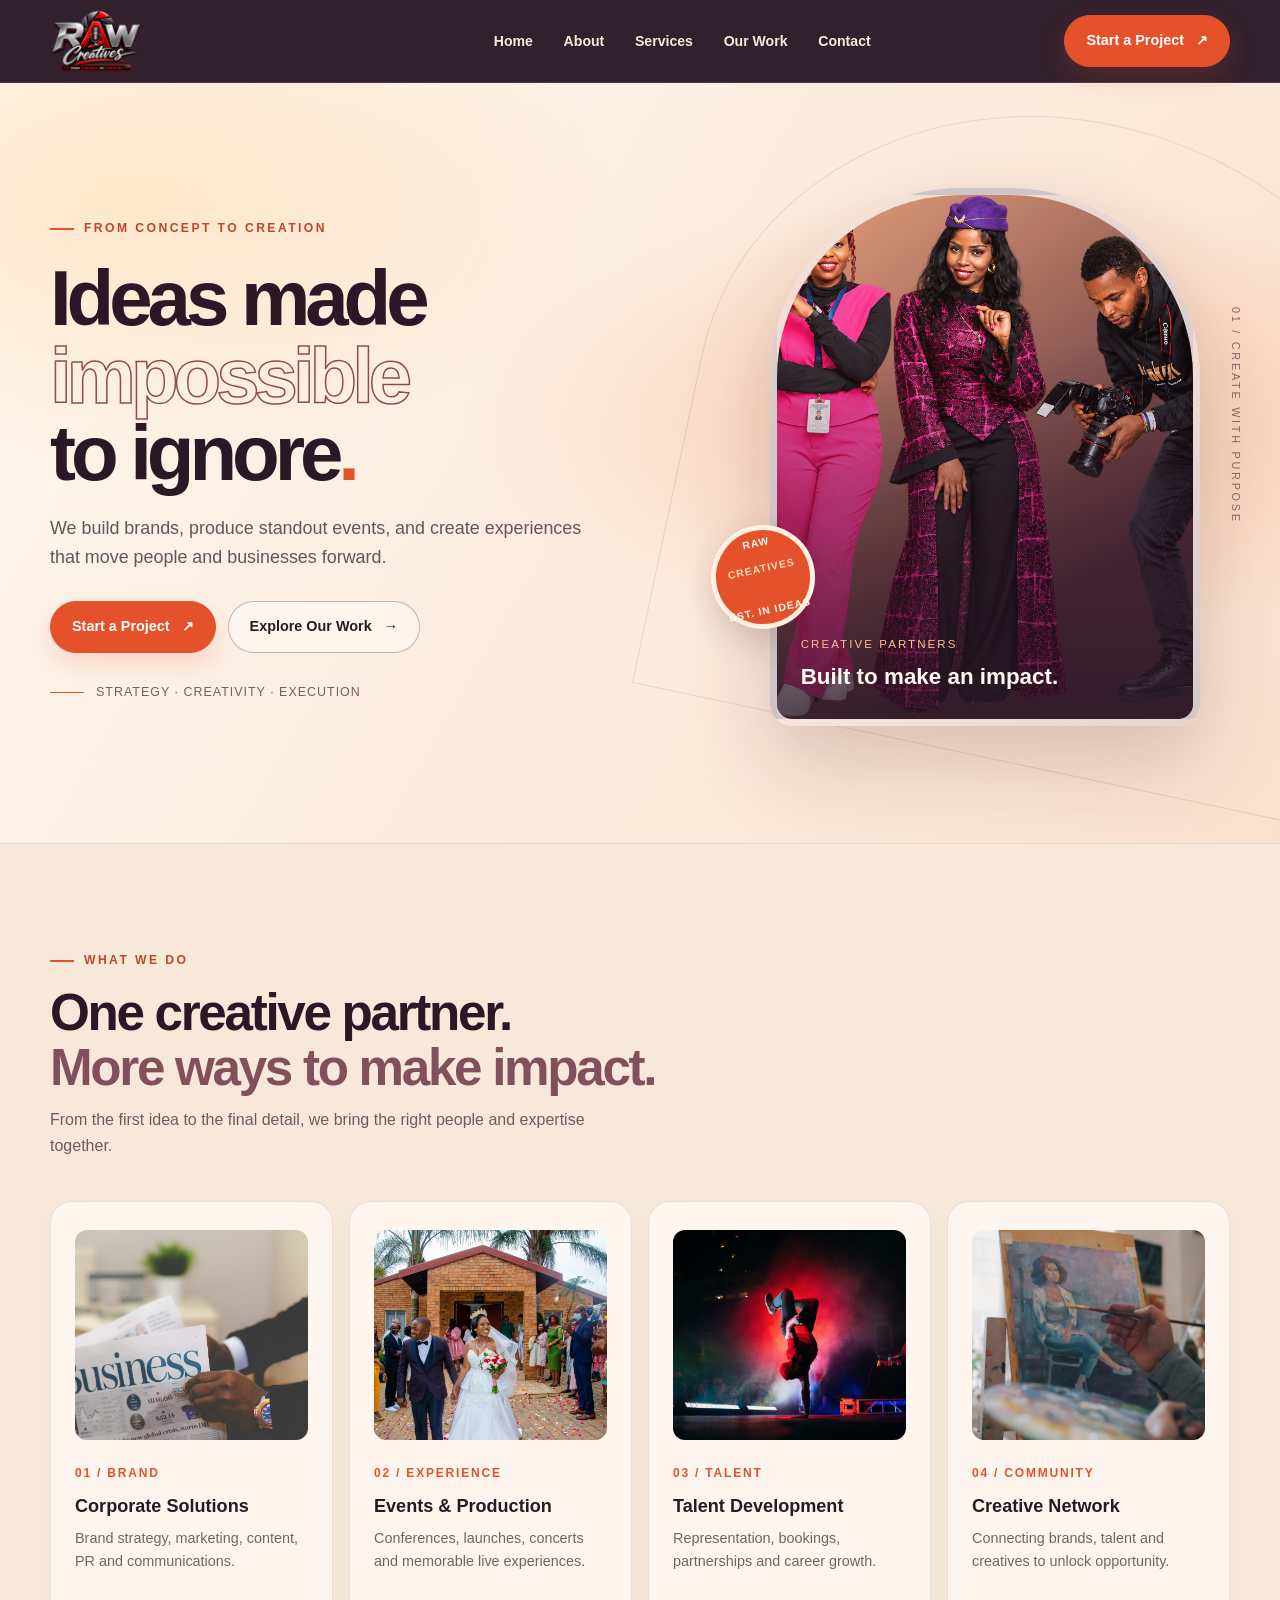
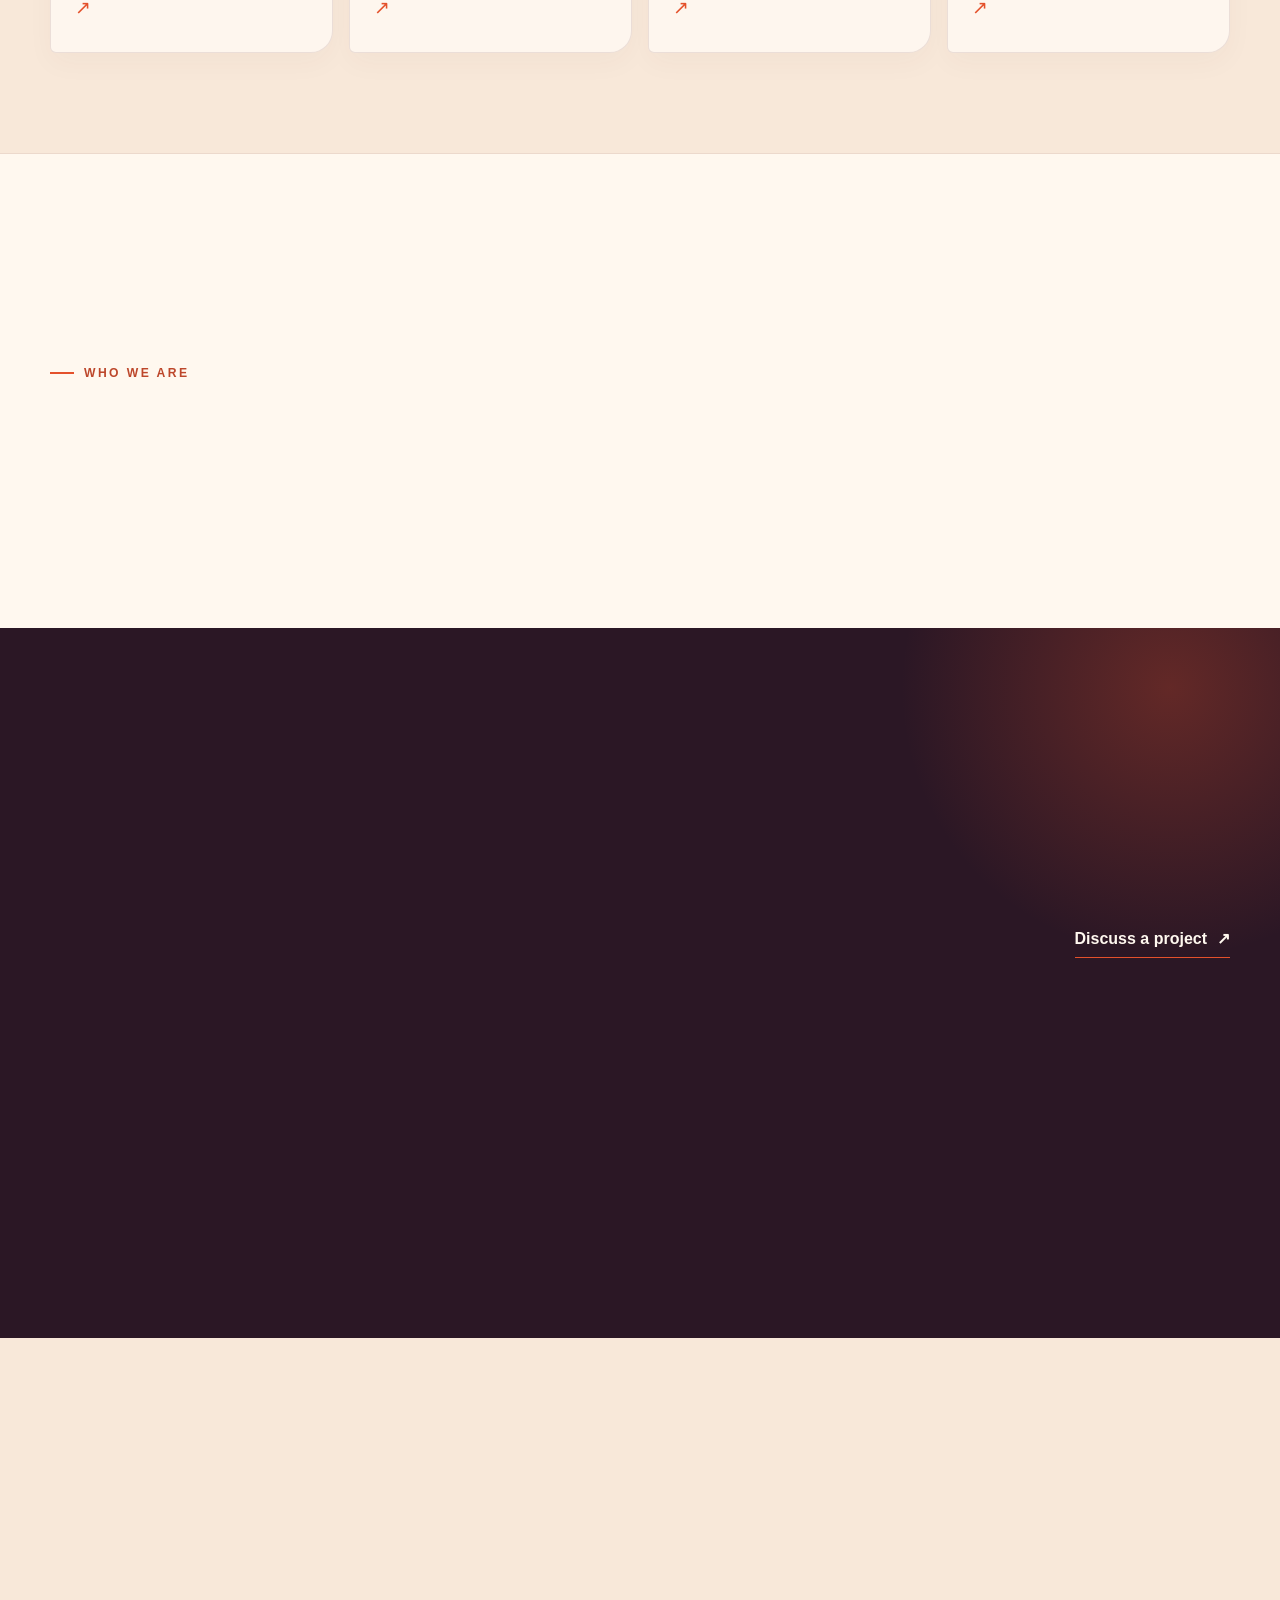
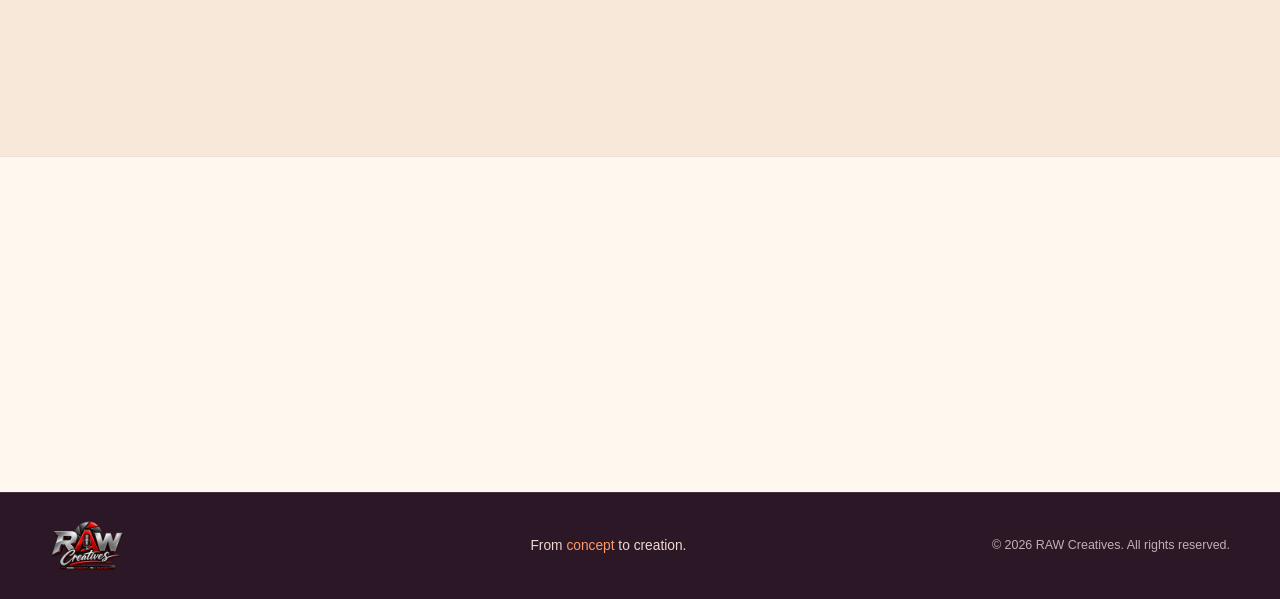
<file: index.html>
<!DOCTYPE html>
<html lang="en">
<head>
  <meta charset="UTF-8">
  <meta name="viewport" content="width=device-width, initial-scale=1">
  <meta name="theme-color" content="#2b1725">
  <meta name="description" content="RAW Creatives turns bold ideas into brands, campaigns, events and creative experiences. From concept to creation.">
  <title>RAW Creatives — From Concept to Creation</title>
  <style>
    :root {
      --bg: #fff8ef;
      --surface: #fff1e2;
      --surface-2: #f5dfcf;
      --text: #0f0b0e;
      --muted: #383233;
      --red: #e4512b;
      --silver: #704c59;
      --line: rgba(43,23,37,.14);
      --max: 1180px;
      --radius: 18px;
    }
    *, *::before, *::after { box-sizing: border-box; }
    html { scroll-behavior: smooth; scroll-padding-top: 90px; }
    body {
      margin: 0; background: var(--bg); color: var(--text);
      font-family: Inter, "Segoe UI", Roboto, Arial, sans-serif;
      line-height: 1.6; overflow-x: hidden;
    }
    img { display: block; max-width: 100%; }
    a { color: inherit; text-decoration: none; }
    button, a { -webkit-tap-highlight-color: transparent; }
    button { font: inherit; }
    .container { width: min(var(--max), calc(100% - 48px)); margin-inline: auto; }
    .eyebrow {
      display: inline-flex; align-items: center; gap: 10px;
      color: var(--red); font-size: .76rem; font-weight: 800;
      letter-spacing: .2em; text-transform: uppercase;
    }
    .eyebrow::before { content: ""; width: 24px; height: 2px; background: var(--red); }
    .section { padding: 100px 0; }
    .section-heading { max-width: 660px; margin-bottom: 42px; }
    .section-heading h2 {
      margin: 14px 0 12px; font-size: clamp(2rem, 4vw, 3.25rem);
      line-height: 1.08; letter-spacing: -.045em;
    }
    .section-heading p { margin: 0; color: var(--muted); max-width: 560px; }
    .accent { color: var(--red); }
    .silver { color: var(--silver); }
    .btn {
      min-height: 48px; display: inline-flex; align-items: center; justify-content: center;
      gap: 12px; padding: 13px 21px; border: 1px solid var(--red);
      border-radius: 6px; background: var(--red); color: white;
      font-weight: 750; font-size: .9rem; transition: transform .2s ease, background .2s ease, border-color .2s ease;
    }
    .btn:hover { transform: translateY(-2px); background: #c9161d; border-color: #c9161d; }
    .btn-secondary { background: transparent; border-color: rgba(255,255,255,.36); }
    .btn-secondary:hover { background: white; border-color: white; color: #080808; }
    .btn:focus-visible, a:focus-visible, button:focus-visible {
      outline: 3px solid #ff8589; outline-offset: 4px;
    }

    /* Header */
    .site-header {
      position: sticky; top: 0; z-index: 1000; background: rgba(8,8,8,.9);
      backdrop-filter: blur(16px); border-bottom: 1px solid var(--line);
    }
    .nav-wrap { min-height: 82px; display: flex; align-items: center; justify-content: space-between; gap: 28px; }
    .brand { display: inline-flex; align-items: center; flex: 0 1 250px; min-width: 0; }
    .brand img { width: 100%; max-width: 245px; max-height: 62px; object-fit: contain; object-position: left center; }
    .nav-links { display: flex; align-items: center; gap: clamp(18px, 2.4vw, 34px); list-style: none; padding: 0; margin: 0; }
    .nav-links a { color: #dedede; font-size: .88rem; font-weight: 600; transition: color .2s ease; }
    .nav-links a:hover, .nav-links a[aria-current="page"] { color: var(--red); }
    .nav-cta { white-space: nowrap; }
    .menu-toggle {
      display: none; width: 44px; height: 44px; border: 1px solid var(--line);
      border-radius: 8px; background: var(--surface); color: white; cursor: pointer;
    }
    .menu-toggle span { display: block; width: 19px; height: 2px; background: white; margin: 5px auto; }

    /* Hero */
    .hero { position: relative; isolation: isolate; min-height: min(760px, calc(100svh - 82px)); display: flex; align-items: center; padding: 76px 0 88px; }
    .hero::before {
      content: ""; position: absolute; inset: 0; z-index: -2;
      background: radial-gradient(ellipse at 78% 46%, rgba(237,28,36,.14), transparent 35%),
                  linear-gradient(110deg, #080808 10%, rgba(8,8,8,.94) 48%, rgba(8,8,8,.72));
    }
    .hero::after {
      content: ""; position: absolute; z-index: -1; right: -12%; top: 5%;
      width: 54vw; height: 85%; border: 1px solid rgba(255,255,255,.06);
      transform: skewX(-16deg); pointer-events: none;
    }
    .hero-grid { display: grid; grid-template-columns: minmax(0, 1.1fr) minmax(280px, .9fr); align-items: center; gap: clamp(36px, 7vw, 90px); }
    .hero-copy { max-width: 670px; }
    .hero h1 { margin: 22px 0; font-size: clamp(2.8rem, 6.1vw, 5.6rem); line-height: .99; letter-spacing: -.065em; font-weight: 850; }
    .hero h1 .line { display: block; }
    .hero h1 .outline-text { color: transparent; -webkit-text-stroke: 1px #e5e5e5; }
    .hero-copy > p { max-width: 540px; margin: 0 0 30px; color: #c2c2c2; font-size: clamp(1rem, 1.5vw, 1.12rem); }
    .hero-actions { display: flex; flex-wrap: wrap; gap: 12px; }
    .hero-note { margin-top: 30px; display: flex; align-items: center; gap: 12px; color: #9a9a9a; font-size: .78rem; letter-spacing: .08em; text-transform: uppercase; }
    .hero-note::before { content: ""; width: 34px; height: 1px; background: var(--red); }
    .hero-visual { position: relative; min-height: 390px; display: grid; place-items: center; }
    .visual-frame {
      position: relative; width: min(100%, 430px); aspect-ratio: 4 / 5;
      border: 1px solid rgba(255,255,255,.16); border-radius: 160px 160px 14px 14px;
      overflow: hidden; background: linear-gradient(145deg, #292929, #111 55%, #24080a);
      box-shadow: 0 35px 90px rgba(0,0,0,.5);
    }
    .visual-frame::after { content: ""; position: absolute; inset: 0; background: linear-gradient(180deg, transparent 35%, rgba(0,0,0,.8)); pointer-events: none; }
    .visual-frame img { width: 100%; height: 100%; object-fit: cover; opacity: .9; }
    .visual-placeholder { position: absolute; inset: 0; display: grid; place-items: center; padding: 32px; text-align: center; color: #aaa; }
    .visual-placeholder strong { display: block; color: white; font-size: 1.4rem; }
    .visual-caption { position: absolute; z-index: 1; left: 24px; right: 24px; bottom: 24px; }
    .visual-caption small { display: block; color: #ff8589; font-size: .72rem; letter-spacing: .18em; text-transform: uppercase; }
    .visual-caption strong { display: block; margin-top: 5px; font-size: 1.4rem; }
    .visual-index { position: absolute; right: -14px; top: 22%; writing-mode: vertical-rl; color: #aaa; letter-spacing: .25em; font-size: .68rem; }
    .hero-stamp { position: absolute; left: -28px; bottom: 18%; z-index: 2; width: 104px; height: 104px; display: grid; place-items: center; border-radius: 50%; border: 1px solid rgba(237,28,36,.8); background: #0b0b0b; color: white; text-align: center; font-size: .65rem; font-weight: 800; letter-spacing: .1em; line-height: 1.5; transform: rotate(-12deg); }
    .hero-stamp span { color: var(--red); }

    /* Services */
    .services { background: #0e0e0e; border-block: 1px solid rgba(255,255,255,.045); }
    .services-grid { display: grid; grid-template-columns: repeat(4, minmax(0, 1fr)); gap: 16px; }
    .service-card {
      min-height: 245px; padding: 28px 24px; background: linear-gradient(145deg, #171717, #101010);
      border: 1px solid var(--line); border-radius: var(--radius); transition: border-color .25s ease, transform .25s ease;
    }
    .service-card:hover { border-color: rgba(237,28,36,.7); transform: translateY(-5px); }
    .service-number { color: var(--red); font-size: .75rem; letter-spacing: .15em; font-weight: 800; }
    .service-card h3 { margin: 28px 0 10px; font-size: 1.13rem; line-height: 1.25; }
    .service-card p { margin: 0; color: var(--muted); font-size: .9rem; }
    .card-arrow { display: inline-block; margin-top: 20px; color: var(--red); font-size: 1.2rem; }

    /* About / statement */
    .statement-grid { display: grid; grid-template-columns: .8fr 1.2fr; gap: clamp(30px, 8vw, 110px); align-items: start; }
    .statement-mark { color: var(--red); font-size: clamp(4rem, 10vw, 8rem); font-weight: 900; line-height: .8; letter-spacing: -.1em; }
    .statement-copy h2 { margin: 0 0 18px; font-size: clamp(2rem, 4.3vw, 3.5rem); line-height: 1.1; letter-spacing: -.05em; }
    .statement-copy p { max-width: 650px; color: var(--muted); margin: 0 0 25px; }
    .text-link { display: inline-flex; gap: 10px; align-items: center; color: white; font-weight: 750; border-bottom: 1px solid var(--red); padding-bottom: 6px; }
    .text-link:hover { color: #ff8589; }

    /* Work */
    .work { background: #0e0e0e; }
    .work-top { display: flex; align-items: end; justify-content: space-between; gap: 24px; }
    .work-grid { display: grid; grid-template-columns: 1.15fr .85fr; gap: 18px; }
    .work-tile { position: relative; min-height: 280px; display: flex; align-items: end; overflow: hidden; border: 1px solid var(--line); border-radius: var(--radius); background: radial-gradient(circle at 75% 25%, rgba(237,28,36,.45), transparent 28%), linear-gradient(135deg, #303030, #101010 65%); }
    .work-tile:nth-child(2) { background: radial-gradient(circle at 25% 25%, rgba(220,220,220,.22), transparent 30%), linear-gradient(145deg, #202020, #0b0b0b); }
    .work-tile::before { content: ""; position: absolute; width: 58%; aspect-ratio: 1; right: -8%; top: -22%; border: 1px solid rgba(255,255,255,.17); transform: rotate(35deg); }
    .work-tile:nth-child(2)::before { right: 15%; top: -18%; border-color: rgba(237,28,36,.5); transform: rotate(45deg); }
    .work-label { position: relative; z-index: 1; padding: 28px; }
    .work-label small { color: #ff8589; text-transform: uppercase; letter-spacing: .15em; font-size: .72rem; font-weight: 800; }
    .work-label h3 { margin: 7px 0 0; font-size: clamp(1.4rem, 2.5vw, 2rem); }
    .work-label p { margin: 4px 0 0; color: #bbb; font-size: .9rem; }

    /* CTA + footer */
    .contact-band { padding: 72px 0; }
    .contact-inner { display: flex; align-items: center; justify-content: space-between; gap: 28px; padding: clamp(28px, 5vw, 58px); border: 1px solid rgba(237,28,36,.4); border-radius: 22px; background: radial-gradient(ellipse at 100% 0%, rgba(237,28,36,.16), transparent 42%), #111; }
    .contact-inner h2 { margin: 10px 0 0; max-width: 650px; font-size: clamp(2rem, 4.5vw, 3.5rem); line-height: 1.08; letter-spacing: -.05em; }
    footer { border-top: 1px solid var(--line); padding: 28px 0; }
    .footer-inner { display: flex; align-items: center; justify-content: space-between; gap: 20px; }
    .footer-brand { width: 175px; max-height: 50px; object-fit: contain; object-position: left center; }
    .footer-tagline { color: #aaa; font-size: .86rem; }
    .footer-tagline span { color: var(--red); }
    .copyright { color: #777; font-size: .78rem; }

    @media (max-width: 980px) {
      .nav-wrap { min-height: 74px; }
      .brand { flex-basis: 205px; }
      .brand img { max-width: 205px; max-height: 54px; }
      .nav-links { gap: 16px; }
      .nav-links a { font-size: .82rem; }
      .nav-cta { display: none; }
      .hero { min-height: auto; }
      .hero-grid { grid-template-columns: 1fr .72fr; gap: 30px; }
      .hero-visual { min-height: 320px; }
      .services-grid { grid-template-columns: repeat(2, minmax(0, 1fr)); }
    }
    @media (max-width: 700px) {
      .container { width: min(var(--max), calc(100% - 36px)); }
      .section { padding: 72px 0; }
      .menu-toggle { display: block; flex-shrink: 0; }
      .nav-wrap { min-height: 70px; gap: 12px; }
      .brand { flex-basis: 190px; }
      .brand img { max-width: 190px; max-height: 48px; }
      .nav-links {
        display: none; position: absolute; top: calc(100% + 1px); left: 0; right: 0;
        padding: 12px 18px 22px; background: rgba(8,8,8,.98); border-bottom: 1px solid var(--line);
        flex-direction: column; align-items: stretch; gap: 0;
      }
      .nav-links.is-open { display: flex; }
      .nav-links li { border-bottom: 1px solid rgba(255,255,255,.07); }
      .nav-links a { display: block; padding: 14px 4px; font-size: .95rem; }
      .hero { padding: 68px 0 70px; }
      .hero-grid { grid-template-columns: 1fr; gap: 38px; }
      .hero h1 { font-size: clamp(2.7rem, 13vw, 4.5rem); }
      .hero-visual { width: min(100%, 400px); margin-inline: auto; min-height: auto; }
      .visual-frame { width: 82%; aspect-ratio: 4 / 4.5; }
      .visual-index { right: 0; }
      .hero-stamp { left: 0; bottom: 14%; width: 86px; height: 86px; }
      .hero::after { width: 90vw; right: -35%; }
      .services-grid { grid-template-columns: 1fr; }
      .service-card { min-height: 0; padding: 25px; }
      .service-card h3 { margin-top: 18px; }
      .statement-grid { grid-template-columns: 1fr; gap: 28px; }
      .statement-mark { font-size: 5rem; }
      .work-top { align-items: start; flex-direction: column; }
      .work-grid { grid-template-columns: 1fr; }
      .work-tile { min-height: 240px; }
      .contact-inner { align-items: start; flex-direction: column; }
      .footer-inner { align-items: start; flex-direction: column; }
    }
    @media (max-width: 380px) {
      .container { width: calc(100% - 28px); }
      .brand { flex-basis: 160px; }
      .brand img { max-width: 160px; }
      .hero-actions .btn { width: 100%; }
    }
    @media (prefers-reduced-motion: reduce) {
      *, *::before, *::after { scroll-behavior: auto !important; transition-duration: .01ms !important; animation-duration: .01ms !important; animation-iteration-count: 1 !important; }
    }


    /* Social links — positioned immediately before the footer */
    .social-section {
      padding: 64px 0 72px;
      background: linear-gradient(180deg, #101010 0%, #080808 100%);
      border-top: 1px solid var(--line);
      text-align: center;
    }
    .social-section h2 {
      margin: 12px 0 8px;
      font-size: clamp(1.65rem, 3vw, 2.35rem);
      line-height: 1.2;
      letter-spacing: -.035em;
    }
    .social-section > .container > p {
      margin: 0 auto 28px;
      max-width: 480px;
      color: var(--muted);
      font-size: .96rem;
    }
    .social-links {
      display: flex;
      justify-content: center;
      align-items: center;
      flex-wrap: wrap;
      gap: 14px;
    }
    .social-link {
      display: inline-flex;
      align-items: center;
      justify-content: center;
      gap: 11px;
      min-height: 54px;
      min-width: 150px;
      padding: 13px 19px;
      border: 1px solid rgba(255,255,255,.16);
      border-radius: 999px;
      background: rgba(255,255,255,.035);
      color: var(--text);
      font-size: .92rem;
      font-weight: 650;
      transition: transform .2s ease, border-color .2s ease, background .2s ease;
    }
    .social-link svg { width: 21px; height: 21px; flex: 0 0 21px; fill: currentColor; }
    .social-link:hover {
      transform: translateY(-3px);
      border-color: var(--red);
      background: rgba(237,28,36,.10);
    }
    .social-link:focus-visible { outline: 2px solid var(--red); outline-offset: 4px; }
    @media (max-width: 520px) {
      .social-section { padding: 52px 0 56px; }
      .social-links { display: grid; grid-template-columns: 1fr; max-width: 300px; margin-inline: auto; }
      .social-link { width: 100%; }
    }

    /* WARM, EDITORIAL CREATIVE-DIRECTOR REDESIGN */
    body { background: #fff8ef; color: #2b1725; }
    .site-header { background: rgba(43,23,37,.96); border-bottom-color: rgba(255,255,255,.12); }
    .nav-links a { color: #f9eade; }
    .nav-links a:hover, .nav-links a[aria-current="page"] { color: #ffb36b; }
    .menu-toggle { background: #412538; border-color: rgba(255,255,255,.2); }
    .hero { overflow: hidden; background: #fff0df; }
    .hero::before {
      background: radial-gradient(ellipse at 78% 44%, rgba(239,119,63,.25), transparent 38%),
                  radial-gradient(ellipse at 10% 15%, rgba(255,195,124,.28), transparent 30%),
                  linear-gradient(120deg, #fff7ed 0%, #f9e1cf 100%);
    }
    .hero::after { width: 58vw; border: 1px solid rgba(129,65,60,.14); border-radius: 48% 52% 0 0; transform: rotate(12deg); }
    .eyebrow { color: #bd472b; }
    .eyebrow::before { background: #e4512b; }
    .hero h1 { color: #2b1725; }
    .hero h1 .outline-text { -webkit-text-stroke: 1.5px #8c4c52; }
    .hero-copy > p { color: #67545a; }
    .hero-note { color: #765e61; }
    .hero-note::before { background: #e4512b; }
    .btn { border-color: #e4512b; background: #e4512b; border-radius: 999px; box-shadow: 0 10px 25px rgba(228,81,43,.18); }
    .btn:hover { background: #c63d23; border-color: #c63d23; box-shadow: 0 14px 30px rgba(228,81,43,.25); }
    .btn-secondary { color: #2b1725; border-color: rgba(43,23,37,.28); background: rgba(255,255,255,.38); box-shadow: none; }
    .btn-secondary:hover { color: #fff8ef; background: #2b1725; border-color: #2b1725; }
    .visual-frame { border: 7px solid rgba(255,255,255,.72); border-radius: 190px 190px 22px 22px; background: linear-gradient(145deg,#e9a27c,#542d3b 75%); box-shadow: 0 35px 85px rgba(101,49,45,.22); }
    .visual-frame::after { background: linear-gradient(180deg, transparent 28%, rgba(43,23,37,.78)); }
    .visual-frame img { animation: image-drift 18s ease-in-out infinite alternate; }
    .visual-caption small { color: #ffc18d; }
    .visual-caption strong { color: #fffaf3; }
    .hero-stamp { background: #e4512b; border: 5px solid #fff0df; color: #fff8ef; box-shadow: 0 12px 35px rgba(87,37,40,.22); animation: stamp-float 5s ease-in-out infinite; }
    .hero-stamp span { color: #ffe0b7; }
    .visual-index { color: #8a6262; }
    .services { background: #f8e8d9; border-block-color: rgba(87,44,52,.08); }
    .section-heading h2, .statement-copy h2, .contact-inner h2 { color: #2b1725; }
    .silver { color: #81515b; }
    .section-heading p, .statement-copy p { color: #6e5b60; }
    .service-card { background: rgba(255,250,244,.78); border-color: rgba(98,53,61,.12); border-radius: 22px 22px 22px 6px; box-shadow: 0 10px 28px rgba(79,43,46,.035); }
    .service-card:hover { border-color: rgba(228,81,43,.65); box-shadow: 0 20px 38px rgba(100,48,43,.10); }
    .service-number, .card-arrow, .statement-mark, .accent { color: #e4512b; }
    .service-card h3 { color: #2b1725; }
    .service-card p { color: #766166; }
    #about { background: #fff8ef; }
    .text-link { color: #2b1725; border-bottom-color: #e4512b; }
    .text-link:hover { color: #c63d23; }
    .work { background: #2b1725; color: #fff8ef; position: relative; isolation: isolate; overflow: hidden; }
    .work::before { content: ""; position: absolute; z-index: -1; width: 560px; height: 560px; right: -170px; top: -220px; border-radius: 50%; background: radial-gradient(circle, rgba(228,81,43,.30), transparent 68%); }
    .work .section-heading h2 { color: #fff8ef; }
    .work .silver { color: #ffc18d; }
    .work .section-heading p { color: #d6bdc0; }
    .work .text-link { color: #fff8ef; }
    .work-tile { border-color: rgba(255,255,255,.16); border-radius: 26px 26px 26px 6px; background: radial-gradient(circle at 75% 25%, rgba(255,157,93,.68), transparent 30%), linear-gradient(135deg,#a94e3f,#4a2638 70%); transition: transform .45s cubic-bezier(.2,.8,.2,1), box-shadow .45s ease; }
    .work-tile:nth-child(2) { background: radial-gradient(circle at 25% 25%, rgba(255,209,160,.55), transparent 32%), linear-gradient(145deg,#744052,#2b1725 75%); }
    .work-tile:hover { transform: translateY(-8px) rotate(-.4deg); box-shadow: 0 25px 60px rgba(0,0,0,.22); }
    .work-label small { color: #ffc18d; }
    .work-label p { color: #ead5d3; }
    .contact-band { background: #f8e8d9; }
    .contact-inner { border: 0; border-radius: 28px 28px 28px 8px; background: linear-gradient(115deg,#f6d4b8,#fbe9d7 62%,#f0c7b4); box-shadow: 0 18px 50px rgba(91,44,45,.08); position: relative; overflow: hidden; }
    .contact-inner::after { content: "RAW"; position: absolute; right: 22%; bottom: -70px; color: rgba(129,65,60,.07); font-size: clamp(8rem,20vw,16rem); font-weight: 900; line-height: 1; pointer-events: none; }
    .contact-inner > * { position: relative; z-index: 1; }
    .social-section { background: #fff8ef; border-top-color: rgba(43,23,37,.1); }
    .social-section h2 { color: #2b1725; }
    .social-section > .container > p { color: #6e5b60; }
    .social-link { color: #2b1725; border-color: rgba(43,23,37,.15); background: #fff0df; border-radius: 18px 18px 18px 5px; transition: transform .35s cubic-bezier(.2,.8,.2,1), box-shadow .35s ease, background .35s ease; }
    .social-link:hover { border-color: #e4512b; background: #ffe5d0; box-shadow: 0 12px 26px rgba(100,48,43,.10); }
    .social-link:focus-visible { outline-color: #e4512b; }
    footer { background: #2b1725; border-top-color: rgba(255,255,255,.12); }
    .footer-tagline { color: #f0d8d1; }
    .footer-tagline span { color: #ff9b67; }
    .copyright { color: #c3aeb6; }
    .footer-brand { border-radius: 5px; }

    /* Motion: gentle entrances, moving artwork, and expressive hover states */
    .reveal { opacity: 0; transform: translateY(26px); transition: opacity .75s ease, transform .75s cubic-bezier(.2,.75,.25,1); }
    .reveal.is-visible { opacity: 1; transform: translateY(0); }
    .service-card:nth-child(2), .work-tile:nth-child(2) { transition-delay: .08s; }
    .service-card:nth-child(3) { transition-delay: .16s; }
    .service-card:nth-child(4) { transition-delay: .24s; }
    .hero-copy { animation: rise-in .9s .1s both; }
    .hero-visual { animation: rise-in 1s .22s both; }
    .eyebrow::before { transform-origin: left; animation: line-grow .8s .5s both; }
    .hero::after { animation: shape-drift 18s ease-in-out infinite alternate; }
    .service-card .card-arrow { transition: transform .3s ease; }
    .service-card:hover .card-arrow { transform: translate(5px,-4px); }
    .nav-links a { position: relative; }
    .nav-links a::after { content: ""; position: absolute; left: 0; right: 100%; bottom: -7px; height: 2px; background: #ff9b67; transition: right .25s ease; }
    .nav-links a:hover::after { right: 0; }
    @keyframes rise-in { from { opacity: 0; transform: translateY(24px); } to { opacity: 1; transform: translateY(0); } }
    @keyframes line-grow { from { transform: scaleX(0); } to { transform: scaleX(1); } }
    @keyframes stamp-float { 0%,100% { transform: translateY(0) rotate(-12deg); } 50% { transform: translateY(-9px) rotate(-7deg); } }
    @keyframes image-drift { from { transform: scale(1); } to { transform: scale(1.06); } }
    @keyframes shape-drift { from { transform: rotate(8deg) translateY(-8px); } to { transform: rotate(18deg) translateY(12px); } }
    @media (max-width: 700px) {
      .nav-links { background: rgba(43,23,37,.99); }
      .hero { background: #fff0df; }
      .hero::after { width: 90vw; right: -35%; }
      .contact-inner::after { right: 0; bottom: -35px; }
    }
    @media (prefers-reduced-motion: reduce) {
      .hero-copy, .hero-visual, .eyebrow::before, .hero::after, .hero-stamp, .visual-frame img { animation: none !important; }
      .reveal { opacity: 1; transform: none; transition: none; }
    }
    
/* SERVICE CARD IMAGES */
.service-card {
  overflow: hidden;
  position: relative;
}

.service-image {
  width: 100%;
  height: 210px;
  margin-bottom: 24px;
  overflow: hidden;
  border-radius: 12px;
  background: #252525;
}

.service-image img {
  display: block;
  width: 100%;
  height: 100%;
  object-fit: cover;
  object-position: center;
  transition: transform 0.65s cubic-bezier(.2, .7, .2, 1),
              filter 0.4s ease;
}

.service-card:hover .service-image img {
  transform: scale(1.08);
  filter: brightness(1.08);
}

.service-card .service-number {
  display: block;
  margin-bottom: 12px;
}

.service-card h3 {
  margin-top: 0;
}

@media (max-width: 600px) {
  .service-image {
    height: 190px;
  }
}

@media (prefers-reduced-motion: reduce) {
  .service-image img {
    transition: none;
  }

  .service-card:hover .service-image img {
    transform: none;
  }
}


  </style>
</head>
<body>
  <header class="site-header">
    <div class="container nav-wrap">
      <a class="brand" href="#home" aria-label="RAW Creatives home">
        <img src="images/images/Rawlogo.png" alt="RAW Creatives — From Concept to Creation">
      </a>
      <nav aria-label="Main navigation">
        <ul class="nav-links" id="navLinks">
          <li><a href="#home">Home</a></li>
          <li><a href="#about">About</a></li>
          <li><a href="#services">Services</a></li>
          <li><a href="#work">Our Work</a></li>
          <li><a href="#contact">Contact</a></li>
        </ul>
      </nav>
      <a class="btn nav-cta" href="#contact">Start a Project <span aria-hidden="true">↗</span></a>
      <button class="menu-toggle" id="menuToggle" type="button" aria-label="Open navigation menu" aria-controls="navLinks" aria-expanded="false">
        <span></span><span></span><span></span>
      </button>
    </div>
  </header>

  <main>
    <section class="hero" id="home">
      <div class="container hero-grid">
        <div class="hero-copy">
          <span class="eyebrow">From concept to creation</span>
          <h1><span class="line">Ideas made</span><span class="line outline-text">impossible</span><span class="line">to ignore<span class="accent">.</span></span></h1>
          <p>We build brands, produce standout events, and create experiences that move people and businesses forward.</p>
          <div class="hero-actions">
            <a class="btn" href="#contact">Start a Project <span aria-hidden="true">↗</span></a>
            <a class="btn btn-secondary" href="#work">Explore Our Work <span aria-hidden="true">→</span></a>
          </div>
          <div class="hero-note">Strategy · Creativity · Execution</div>
        </div>
        <div class="hero-visual" aria-label="RAW Creatives visual showcase">
          <div class="visual-frame">
            <img src="images/images/Teamraw.png" alt="Creative work by RAW Creatives" onerror="this.style.display='none'; this.nextElementSibling.hidden=false;">
            <div class="visual-caption"><small>Creative partners</small><strong>Built to make an impact.</strong></div>
          </div>
          <div class="hero-stamp">RAW<br><span>CREATIVES</span><br>EST. IN IDEAS</div>
          <div class="visual-index">01 / CREATE WITH PURPOSE</div>
        </div>
      </div>
    </section>

    <section class="section services" id="services">
      <div class="container">
        <div class="section-heading">
          <span class="eyebrow">What we do</span>
          <h2>One creative partner.<br><span class="silver">More ways to make impact.</span></h2>
          <p>From the first idea to the final detail, we bring the right people and expertise together.</p>
        </div>
        
<div class="services-grid">

  <article class="service-card">
    <div class="service-image">
      <img src="images/images/coporate.jpg"
           alt="Corporate branding and marketing"
           loading="lazy">
    </div>
    <span class="service-number">01 / BRAND</span>
    <h3>Corporate Solutions</h3>
    <p>Brand strategy, marketing, content, PR and communications.</p>
    <span class="card-arrow" aria-hidden="true">↗</span>
  </article>

  <article class="service-card">
    <div class="service-image">
      <img src="images/images/events.jpg"
           alt="Live events and production"
           loading="lazy">
    </div>
    <span class="service-number">02 / EXPERIENCE</span>
    <h3>Events &amp; Production</h3>
    <p>Conferences, launches, concerts and memorable live experiences.</p>
    <span class="card-arrow" aria-hidden="true">↗</span>
  </article>

  <article class="service-card">
    <div class="service-image">
      <img src="images/images/talent.jpg"
           alt="Talent development and creative professionals"
           loading="lazy">
    </div>
    <span class="service-number">03 / TALENT</span>
    <h3>Talent Development</h3>
    <p>Representation, bookings, partnerships and career growth.</p>
    <span class="card-arrow" aria-hidden="true">↗</span>
  </article>

  <article class="service-card">
    <div class="service-image">
      <img src="images/images/creativity.jpg"
           alt="Creative team collaborating on ideas"
           loading="lazy">
    </div>
    <span class="service-number">04 / COMMUNITY</span>
    <h3>Creative Network</h3>
    <p>Connecting brands, talent and creatives to unlock opportunity.</p>
    <span class="card-arrow" aria-hidden="true">↗</span>
  </article>

</div>

      </div>
    </section>

    <section class="section" id="about">
      <div class="container statement-grid">
        <div>
          <div class="statement-mark" aria-hidden="true">RAW<span class="accent">.</span></div>
          <span class="eyebrow">Who we are</span>
        </div>
        <div class="statement-copy">
          <h2>We turn bold ideas into <span class="accent">real-world impact.</span></h2>
          <p>RAW Creatives is a creative partner for brands, organizations and talent. We bring strategy, storytelling and production together to make work that connects with people and delivers purpose.</p>
          <a class="text-link" href="#contact">Let’s create something meaningful <span aria-hidden="true">↗</span></a>
        </div>
      </div>
    </section>

    <section class="section work" id="work">
      <div class="container">
        <div class="work-top">
          <div class="section-heading">
            <span class="eyebrow">Selected capabilities</span>
            <h2>Creativity with<br><span class="silver">purpose and presence.</span></h2>
            <p>From brand moments to live experiences, every detail should work harder.</p>
          </div>
          <a class="text-link" href="#contact">Discuss a project <span aria-hidden="true">↗</span></a>
        </div>
        <div class="work-grid">
          <article class="work-tile">
            <div class="work-label"><small>01 / Brands & campaigns</small><h3>Make your message matter.</h3><p>Clear strategy. Distinctive creative.</p></div>
          </article>
          <article class="work-tile">
            <div class="work-label"><small>02 / Events & experiences</small><h3>Bring people together.</h3><p>Thoughtful planning. Seamless delivery.</p></div>
          </article>
        </div>
      </div>
    </section>

    <section class="contact-band" id="contact">
      <div class="container">
        <div class="contact-inner">
          <div>
            <span class="eyebrow">Have an idea?</span>
            <h2>Let’s turn your next big idea into <span class="accent">something real.</span></h2>
          </div>
          <a class="btn" href="contact.html">Start a Conversation <span aria-hidden="true">↗</span></a>
        </div>
      </div>
    </section>
  </main>

  <section class="social-section" id="social" aria-labelledby="social-heading">
    <div class="container">
      <span class="eyebrow">Stay connected</span>
      <h2 id="social-heading">Follow <span class="accent">RAW Creatives.</span></h2>
      <p>See our latest work, ideas, and behind-the-scenes moments.</p>
      <div class="social-links" aria-label="RAW Creatives social media profiles">
        <a class="social-link" href="https://www.instagram.com/rawcreatives18/?hl=en" target="_blank" rel="noopener noreferrer" aria-label="Follow RAW Creatives on Instagram (opens in a new tab)">
          <svg viewBox="0 0 24 24" aria-hidden="true"><path d="M7.8 2h8.4A5.8 5.8 0 0 1 22 7.8v8.4a5.8 5.8 0 0 1-5.8 5.8H7.8A5.8 5.8 0 0 1 2 16.2V7.8A5.8 5.8 0 0 1 7.8 2Zm0 2A3.8 3.8 0 0 0 4 7.8v8.4A3.8 3.8 0 0 0 7.8 20h8.4a3.8 3.8 0 0 0 3.8-3.8V7.8A3.8 3.8 0 0 0 16.2 4H7.8Zm4.2 3a5 5 0 1 1 0 10 5 5 0 0 1 0-10Zm0 2a3 3 0 1 0 0 6 3 3 0 0 0 0-6Zm5.25-3.5a1.25 1.25 0 1 1 0 2.5 1.25 1.25 0 0 1 0-2.5Z"/></svg>
          <span>Instagram</span>
        </a>
        <a class="social-link" href="https://www.tiktok.com/@raw.creatives6" target="_blank" rel="noopener noreferrer" aria-label="Follow RAW Creatives on TikTok (opens in a new tab)">
          <svg viewBox="0 0 24 24" aria-hidden="true"><path d="M19.6 6.3a6.7 6.7 0 0 1-4.1-4.2V1h-4.1v14.2a2.9 2.9 0 1 1-2-2.8V8.2a7 7 0 1 0 6.1 6.9V8a10.7 10.7 0 0 0 5.2 1.4V5.3c-.4 0-.8 0-1.1-.1Z"/></svg>
          <span>TikTok</span>
        </a>
        <a class="social-link" href="https://web.facebook.com/profile.php?id=61590591796863" target="_blank" rel="noopener noreferrer" aria-label="Follow RAW Creatives on Facebook (opens in a new tab)">
          <svg viewBox="0 0 24 24" aria-hidden="true"><path d="M13.5 22v-8.8h3l.45-3.45H13.5V7.55c0-1 .28-1.68 1.72-1.68h1.84V2.8c-.32-.04-1.43-.14-2.72-.14-2.7 0-4.55 1.65-4.55 4.68v2.41H6.73v3.45h3.06V22h3.71Z"/></svg>
          <span>Facebook</span>
        </a>
      </div>
    </div>
  </section>

  <footer>
    <div class="container footer-inner">
      <a href="#home" aria-label="RAW Creatives home"><img class="footer-brand" src="images/images/Rawlogo.png" alt="RAW Creatives"></a>
      <p class="footer-tagline">From <span>concept</span> to creation.</p>
      <p class="copyright">© <span id="year">2026</span> RAW Creatives. All rights reserved.</p>
    </div>
  </footer>

  <script>
    const menuToggle = document.getElementById('menuToggle');
    const navLinks = document.getElementById('navLinks');

    menuToggle.addEventListener('click', () => {
      const isOpen = navLinks.classList.toggle('is-open');
      menuToggle.setAttribute('aria-expanded', String(isOpen));
      menuToggle.setAttribute('aria-label', isOpen ? 'Close navigation menu' : 'Open navigation menu');
    });

    navLinks.querySelectorAll('a').forEach((link) => {
      link.addEventListener('click', () => {
        navLinks.classList.remove('is-open');
        menuToggle.setAttribute('aria-expanded', 'false');
        menuToggle.setAttribute('aria-label', 'Open navigation menu');
      });
    });

    document.getElementById('year').textContent = new Date().getFullYear();

    // Reveal sections and cards as they enter the viewport.
    const revealTargets = document.querySelectorAll(
      '.section-heading, .service-card, .statement-mark, .statement-copy, .work-tile, .contact-inner, .social-section .container'
    );
    revealTargets.forEach((element) => element.classList.add('reveal'));

    if ('IntersectionObserver' in window) {
      const revealObserver = new IntersectionObserver((entries, observer) => {
        entries.forEach((entry) => {
          if (entry.isIntersecting) {
            entry.target.classList.add('is-visible');
            observer.unobserve(entry.target);
          }
        });
      }, { threshold: 0.14, rootMargin: '0px 0px -35px 0px' });
      revealTargets.forEach((element) => revealObserver.observe(element));
    } else {
      revealTargets.forEach((element) => element.classList.add('is-visible'));
    }
  </script>
</body>
</html>
</file>
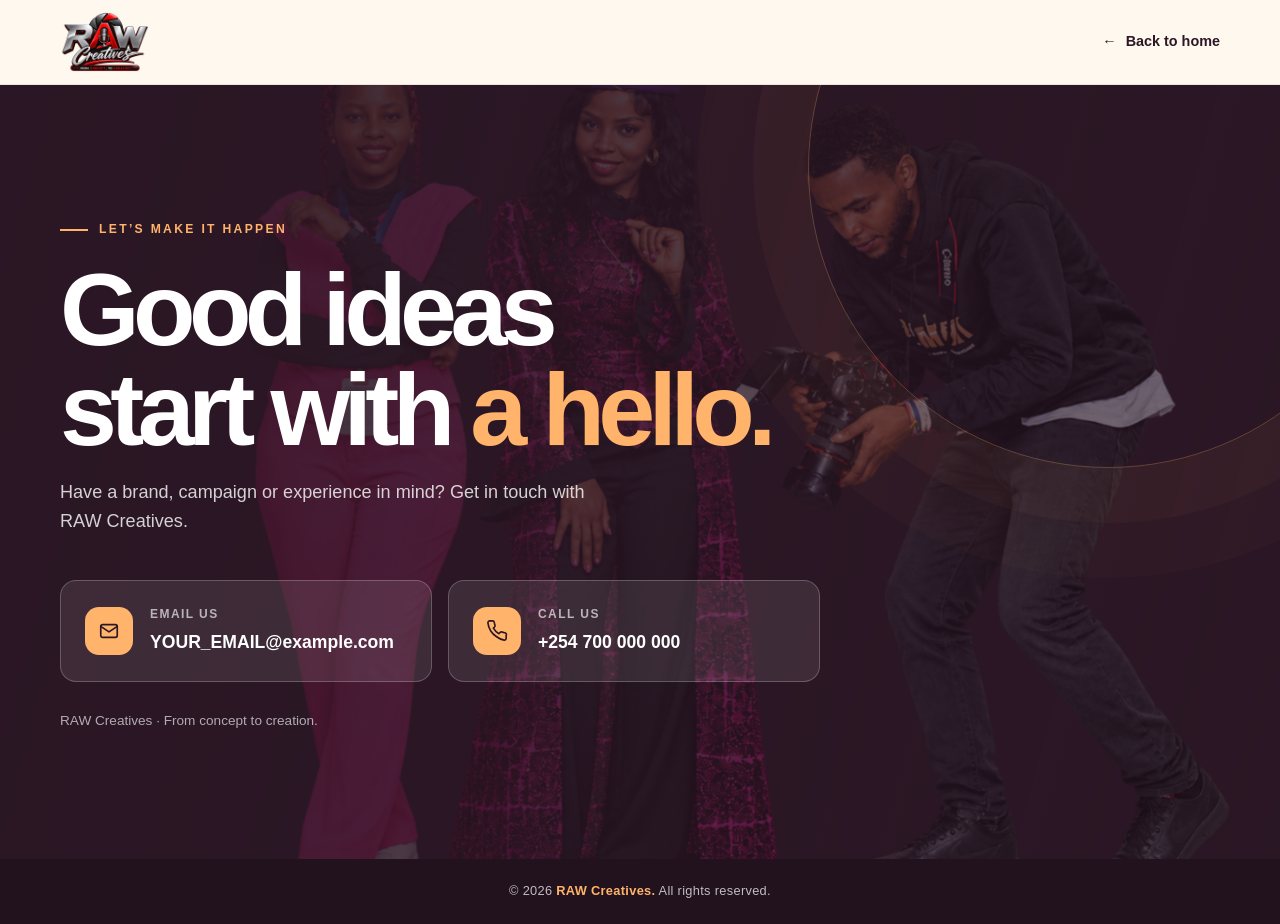
<file: contact.html>
<!DOCTYPE html>
<html lang="en">
<head>
  <meta charset="UTF-8">
  <meta name="viewport" content="width=device-width, initial-scale=1">
  <meta name="theme-color" content="#2b1725">
  <meta name="description" content="Contact RAW Creatives — From concept to creation.">
  <title>Contact | RAW Creatives</title>
  <style>
    :root {
      --cream: #fff8ef;
      --cream-deep: #f5e5d7;
      --terracotta: #e4512b;
      --terracotta-dark: #b93a20;
      --plum: #2b1725;
      --plum-soft: #412637;
      --muted: #74656c;
      --white: #fff;
      --max-width: 1160px;
    }

    *, *::before, *::after { box-sizing: border-box; }
    html { scroll-behavior: smooth; }
    body {
      margin: 0;
      min-height: 100vh;
      display: flex;
      flex-direction: column;
      color: var(--plum);
      background: var(--cream);
      font-family: Inter, "Segoe UI", Roboto, Arial, sans-serif;
      line-height: 1.6;
    }
    a { color: inherit; text-decoration: none; }
    .container { width: min(var(--max-width), calc(100% - 48px)); margin-inline: auto; }

    .topbar {
      position: relative;
      z-index: 2;
      background: rgba(255,248,239,.94);
      border-bottom: 1px solid rgba(43,23,37,.09);
      backdrop-filter: blur(14px);
    }
    .topbar-inner {
      min-height: 84px;
      display: flex;
      align-items: center;
      justify-content: space-between;
      gap: 24px;
    }
    .brand { display: inline-flex; align-items: center; }
    .brand img { width: 190px; max-height: 60px; object-fit: contain; object-position: left center; }
    .back-link {
      display: inline-flex;
      align-items: center;
      gap: 9px;
      font-size: .9rem;
      font-weight: 750;
      color: var(--plum);
      transition: color .25s ease, transform .25s ease;
    }
    .back-link:hover { color: var(--terracotta); transform: translateX(-3px); }

    main { flex: 1; display: flex; align-items: stretch; }
    .contact-hero {
      position: relative;
      isolation: isolate;
      overflow: hidden;
      display: grid;
      align-items: center;
      width: 100%;
      min-height: min(760px, calc(100vh - 150px));
      padding: clamp(70px, 10vw, 130px) 0;
      background: var(--plum);
      color: var(--white);
    }
    .contact-hero::before {
      content: "";
      position: absolute;
      inset: 0;
      z-index: -2;
      background:
        linear-gradient(105deg, rgba(43,23,37,.95) 0%, rgba(43,23,37,.83) 48%, rgba(43,23,37,.55) 100%),
        url("images/images/Teamraw.png") center 45% / cover no-repeat;
      transform: scale(1.04);
      animation: background-arrive 1.2s ease-out both;
    }
    .contact-hero::after {
      content: "";
      position: absolute;
      z-index: -1;
      width: min(48vw, 600px);
      aspect-ratio: 1;
      right: -10%;
      top: -28%;
      border: 1px solid rgba(255,179,107,.28);
      border-radius: 50%;
      box-shadow: 0 0 0 55px rgba(255,179,107,.035), 0 0 0 110px rgba(255,179,107,.025);
      pointer-events: none;
    }
    .contact-content { max-width: 850px; position: relative; }
    .eyebrow {
      display: inline-flex;
      align-items: center;
      gap: 11px;
      color: #ffb36b;
      font-size: .76rem;
      font-weight: 800;
      letter-spacing: .19em;
      text-transform: uppercase;
      animation: rise-in .7s .1s both;
    }
    .eyebrow::before { content: ""; width: 28px; height: 2px; background: #ffb36b; }
    h1 {
      max-width: 800px;
      margin: 20px 0 18px;
      font-size: clamp(3.1rem, 8vw, 6.8rem);
      line-height: .98;
      letter-spacing: -.065em;
      font-weight: 850;
      animation: rise-in .8s .2s both;
    }
    h1 span { color: #ffb36b; }
    .intro {
      max-width: 540px;
      margin: 0 0 44px;
      color: rgba(255,255,255,.8);
      font-size: clamp(1rem, 1.6vw, 1.13rem);
      animation: rise-in .8s .3s both;
    }
    .contact-details {
      display: grid;
      grid-template-columns: repeat(2, minmax(0, 1fr));
      gap: 16px;
      max-width: 760px;
      animation: rise-in .8s .4s both;
    }
    .contact-card {
      min-width: 0;
      display: flex;
      align-items: center;
      gap: 17px;
      padding: 24px;
      border: 1px solid rgba(255,255,255,.22);
      border-radius: 16px;
      background: rgba(255,255,255,.09);
      backdrop-filter: blur(12px);
      transition: transform .3s ease, background .3s ease, border-color .3s ease;
    }
    .contact-card:hover {
      transform: translateY(-6px);
      background: rgba(255,255,255,.15);
      border-color: rgba(255,179,107,.7);
    }
    .contact-icon {
      flex: 0 0 48px;
      width: 48px;
      height: 48px;
      display: grid;
      place-items: center;
      border-radius: 14px;
      color: var(--plum);
      background: #ffb36b;
    }
    .contact-icon svg { width: 22px; height: 22px; }
    .contact-label {
      display: block;
      margin-bottom: 4px;
      color: rgba(255,255,255,.65);
      font-size: .75rem;
      font-weight: 800;
      letter-spacing: .12em;
      text-transform: uppercase;
    }
    .contact-value {
      display: block;
      overflow-wrap: anywhere;
      color: var(--white);
      font-size: clamp(.95rem, 1.6vw, 1.1rem);
      font-weight: 700;
    }
    .contact-card a:hover .contact-value { color: #ffcf9e; }
    .contact-note {
      margin: 28px 0 0;
      color: rgba(255,255,255,.64);
      font-size: .85rem;
      animation: rise-in .8s .5s both;
    }

    footer {
      padding: 22px 0;
      color: rgba(255,255,255,.72);
      background: #21121d;
      text-align: center;
    }
    .copyright { margin: 0; font-size: .8rem; letter-spacing: .025em; }
    .copyright strong { color: #ffb36b; font-weight: 700; }

    @keyframes rise-in {
      from { opacity: 0; transform: translateY(22px); }
      to { opacity: 1; transform: translateY(0); }
    }
    @keyframes background-arrive {
      from { opacity: .5; transform: scale(1.1); }
      to { opacity: 1; transform: scale(1.04); }
    }
    @media (max-width: 640px) {
      .container { width: min(100% - 32px, var(--max-width)); }
      .topbar-inner { min-height: 72px; }
      .brand img { width: 150px; max-height: 48px; }
      .contact-hero { min-height: auto; padding: 78px 0 84px; }
      .contact-hero::before {
        background:
          linear-gradient(105deg, rgba(43,23,37,.94), rgba(43,23,37,.82)),
          url("images/images/Teamraw.png") center / cover no-repeat;
      }
      h1 { font-size: clamp(3rem, 14vw, 5rem); }
      .intro { margin-bottom: 32px; }
      .contact-details { grid-template-columns: 1fr; gap: 12px; }
      .contact-card { padding: 19px; }
      .contact-hero::after { width: 85vw; right: -45%; top: -10%; }
    }
    @media (prefers-reduced-motion: reduce) {
      *, *::before, *::after {
        scroll-behavior: auto !important;
        animation-duration: .01ms !important;
        animation-iteration-count: 1 !important;
        transition-duration: .01ms !important;
      }
    }
  </style>
</head>
<body>
  <header class="topbar">
    <div class="container topbar-inner">
      <a class="brand" href="index.html" aria-label="RAW Creatives home">
        <img src="images/images/Rawlogo.png" alt="RAW Creatives — From Concept to Creation">
      </a>
      <a class="back-link" href="index.html"><span aria-hidden="true">←</span> Back to home</a>
    </div>
  </header>

  <main>
    <section class="contact-hero" aria-labelledby="contact-title">
      <div class="container">
        <div class="contact-content">
          <span class="eyebrow">Let’s make it happen</span>
          <h1 id="contact-title">Good ideas<br>start with <span>a hello.</span></h1>
          <p class="intro">Have a brand, campaign or experience in mind? Get in touch with RAW Creatives.</p>

          <div class="contact-details">
            <a class="contact-card" href="mailto:YOUR_EMAIL@example.com" aria-label="Email RAW Creatives">
              <span class="contact-icon" aria-hidden="true">
                <svg viewBox="0 0 24 24" fill="none" stroke="currentColor" stroke-width="1.8" stroke-linecap="round" stroke-linejoin="round">
                  <rect x="3" y="5" width="18" height="14" rx="2"></rect>
                  <path d="m3 7 9 6 9-6"></path>
                </svg>
              </span>
              <span>
                <span class="contact-label">Email us</span>
                <span class="contact-value">YOUR_EMAIL@example.com</span>
              </span>
            </a>

            <a class="contact-card" href="tel:+254700000000" aria-label="Call RAW Creatives">
              <span class="contact-icon" aria-hidden="true">
                <svg viewBox="0 0 24 24" fill="none" stroke="currentColor" stroke-width="1.8" stroke-linecap="round" stroke-linejoin="round">
                  <path d="M22 16.92v3a2 2 0 0 1-2.18 2A19.8 19.8 0 0 1 11.2 18a19.5 19.5 0 0 1-6-6A19.8 19.8 0 0 1 2.09 3.18 2 2 0 0 1 4.08 1h3a2 2 0 0 1 2 1.72c.12.96.35 1.9.68 2.8a2 2 0 0 1-.45 2.11L8.04 8.9a16 16 0 0 0 6 6l1.27-1.27a2 2 0 0 1 2.11-.45c.9.33 1.84.56 2.8.68A2 2 0 0 1 22 16.92z"></path>
                </svg>
              </span>
              <span>
                <span class="contact-label">Call us</span>
                <span class="contact-value">+254 700 000 000</span>
              </span>
            </a>

            <!-- Duplicate the contact-card block above if you have another phone number. -->
          </div>
          <p class="contact-note">RAW Creatives · From concept to creation.</p>
        </div>
      </div>
    </section>
  </main>

  <footer>
    <div class="container">
      <p class="copyright">© <span id="year">2026</span> <strong>RAW Creatives.</strong> All rights reserved.</p>
    </div>
  </footer>

  <script>
    document.getElementById("year").textContent = new Date().getFullYear();
  </script>
</body>
</html>
</file>
